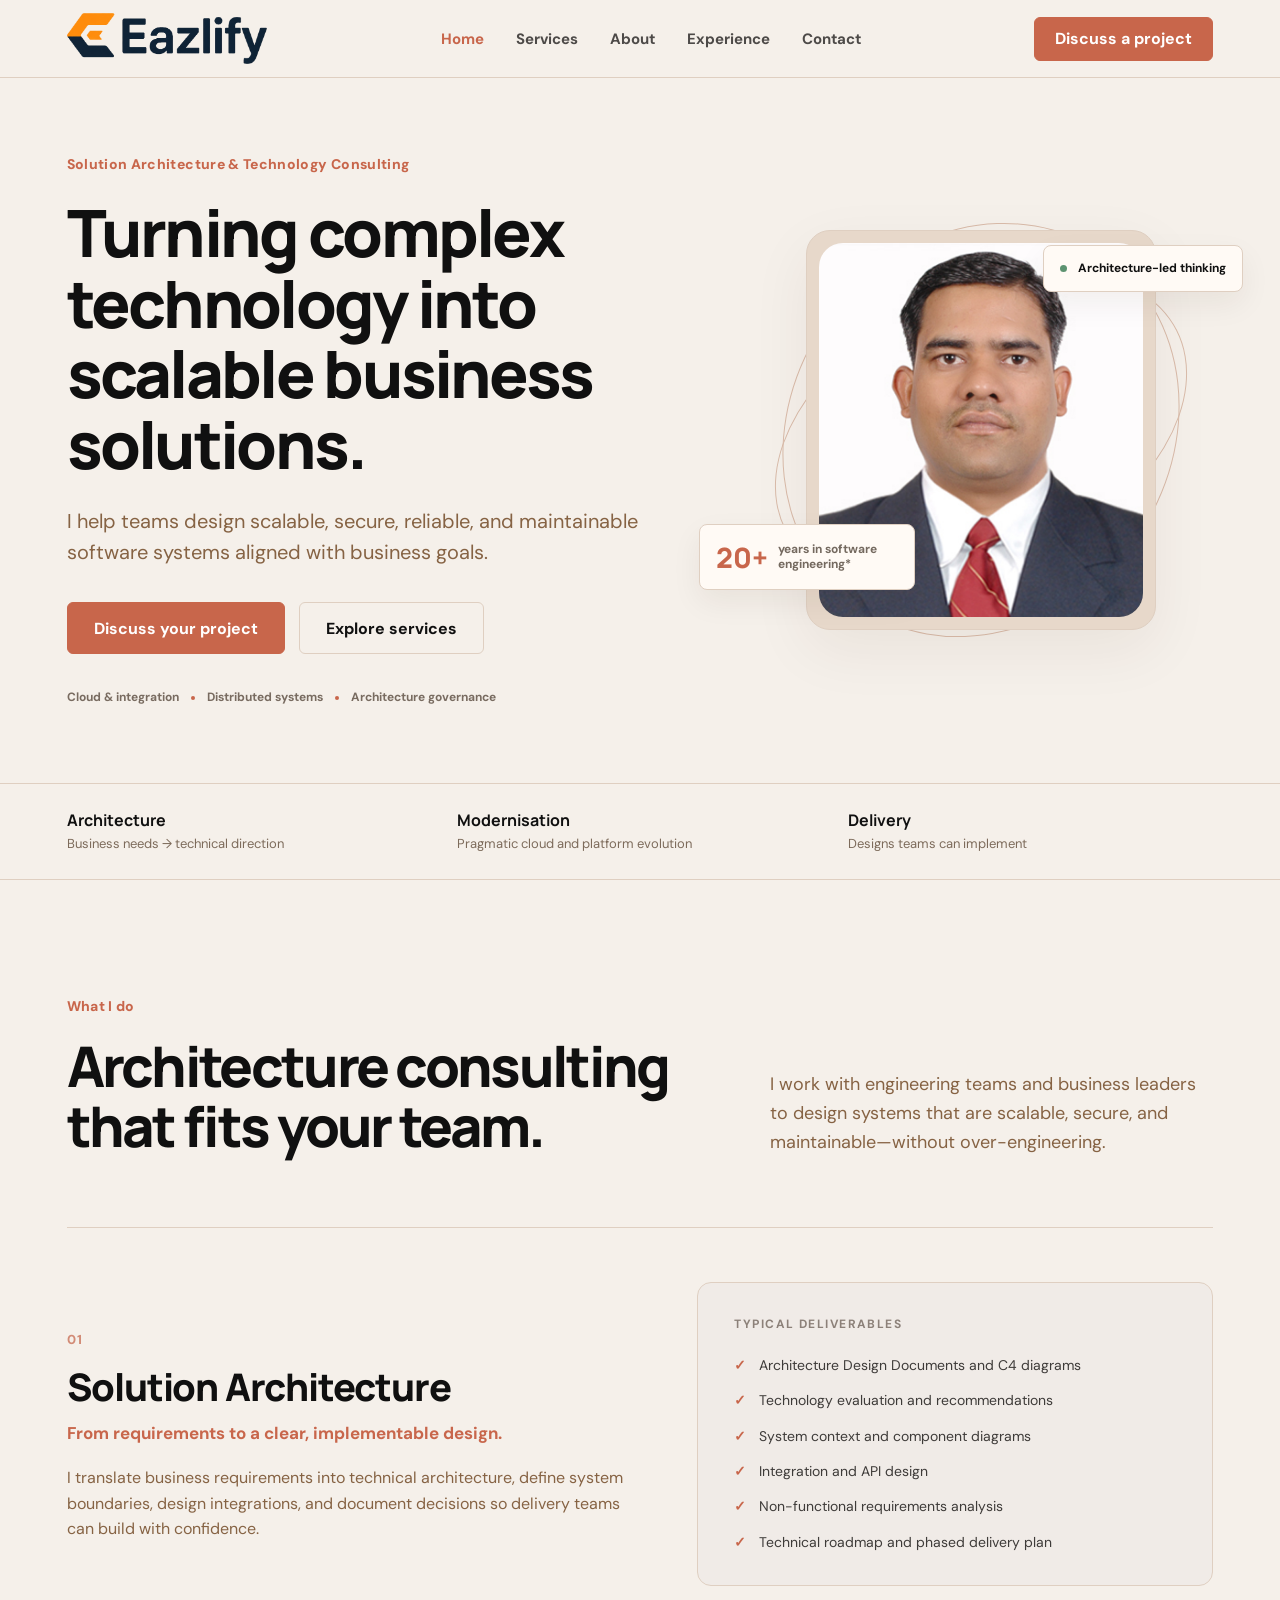
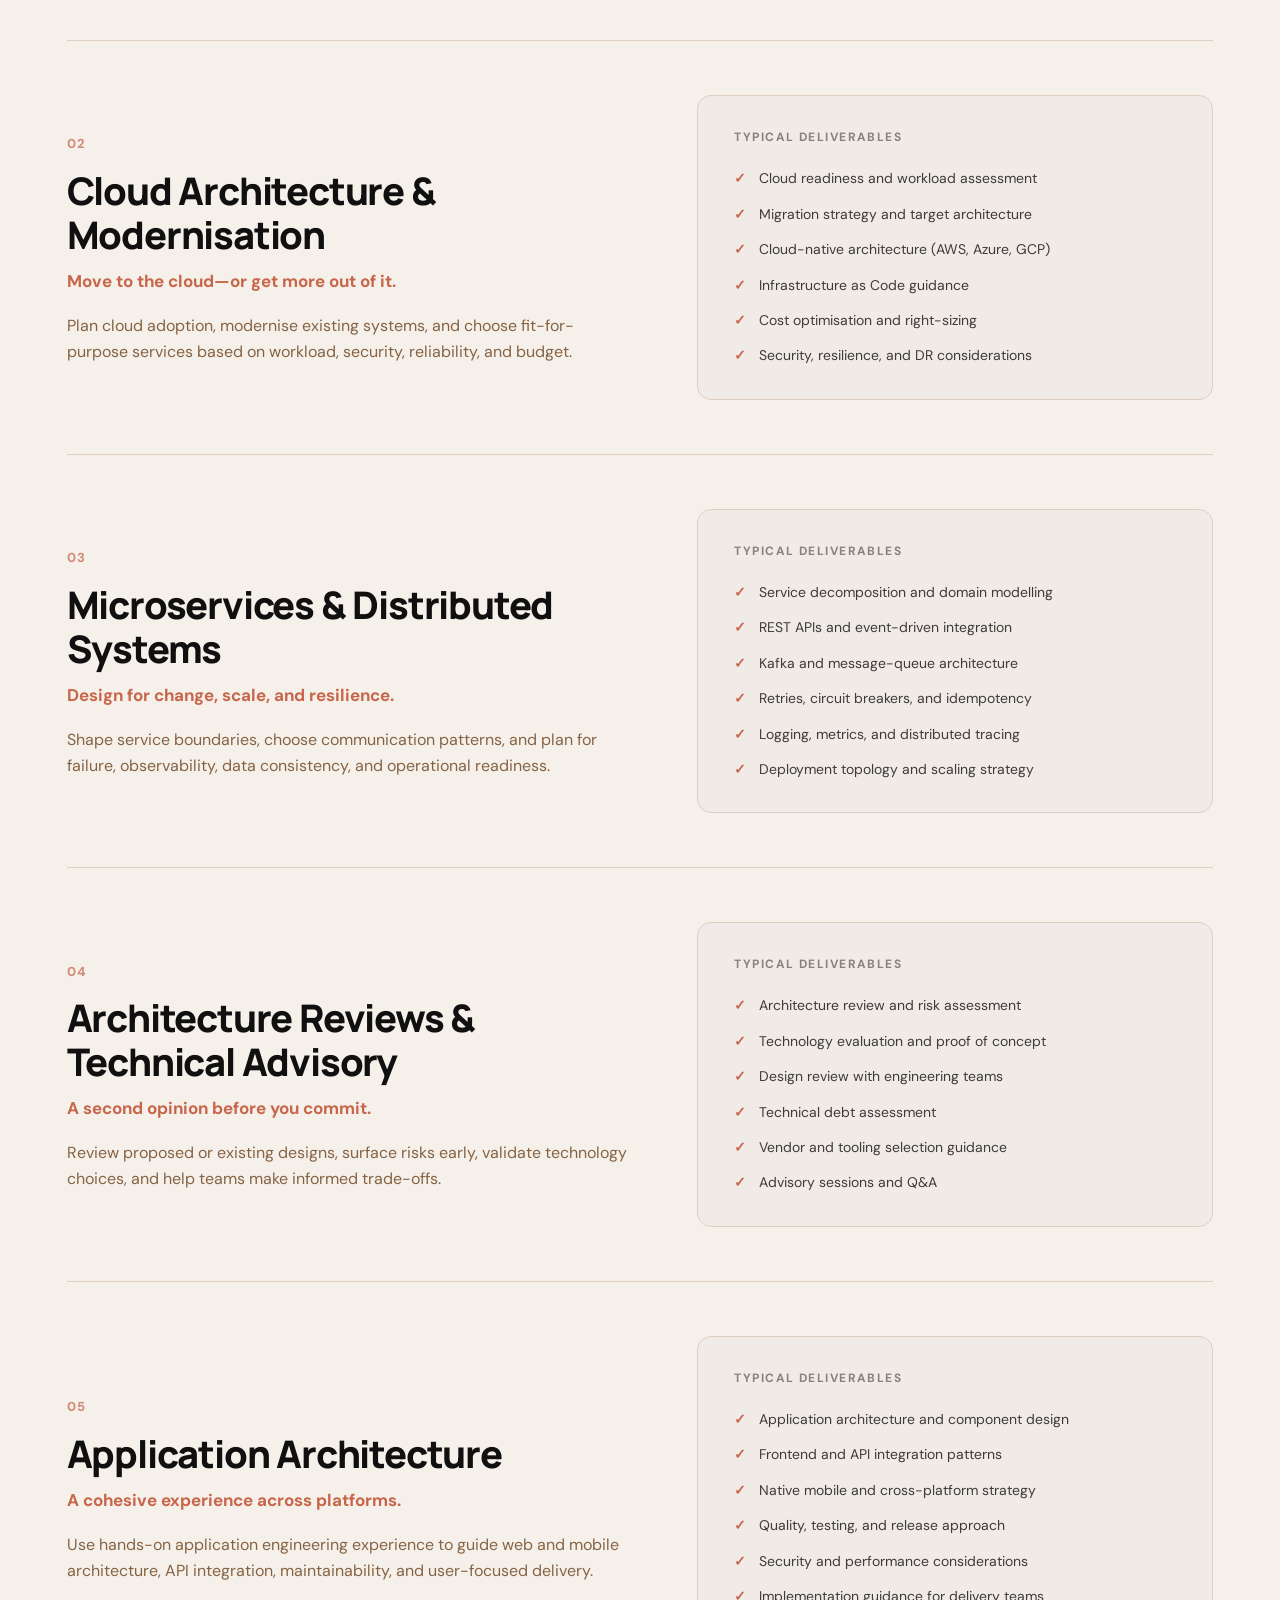
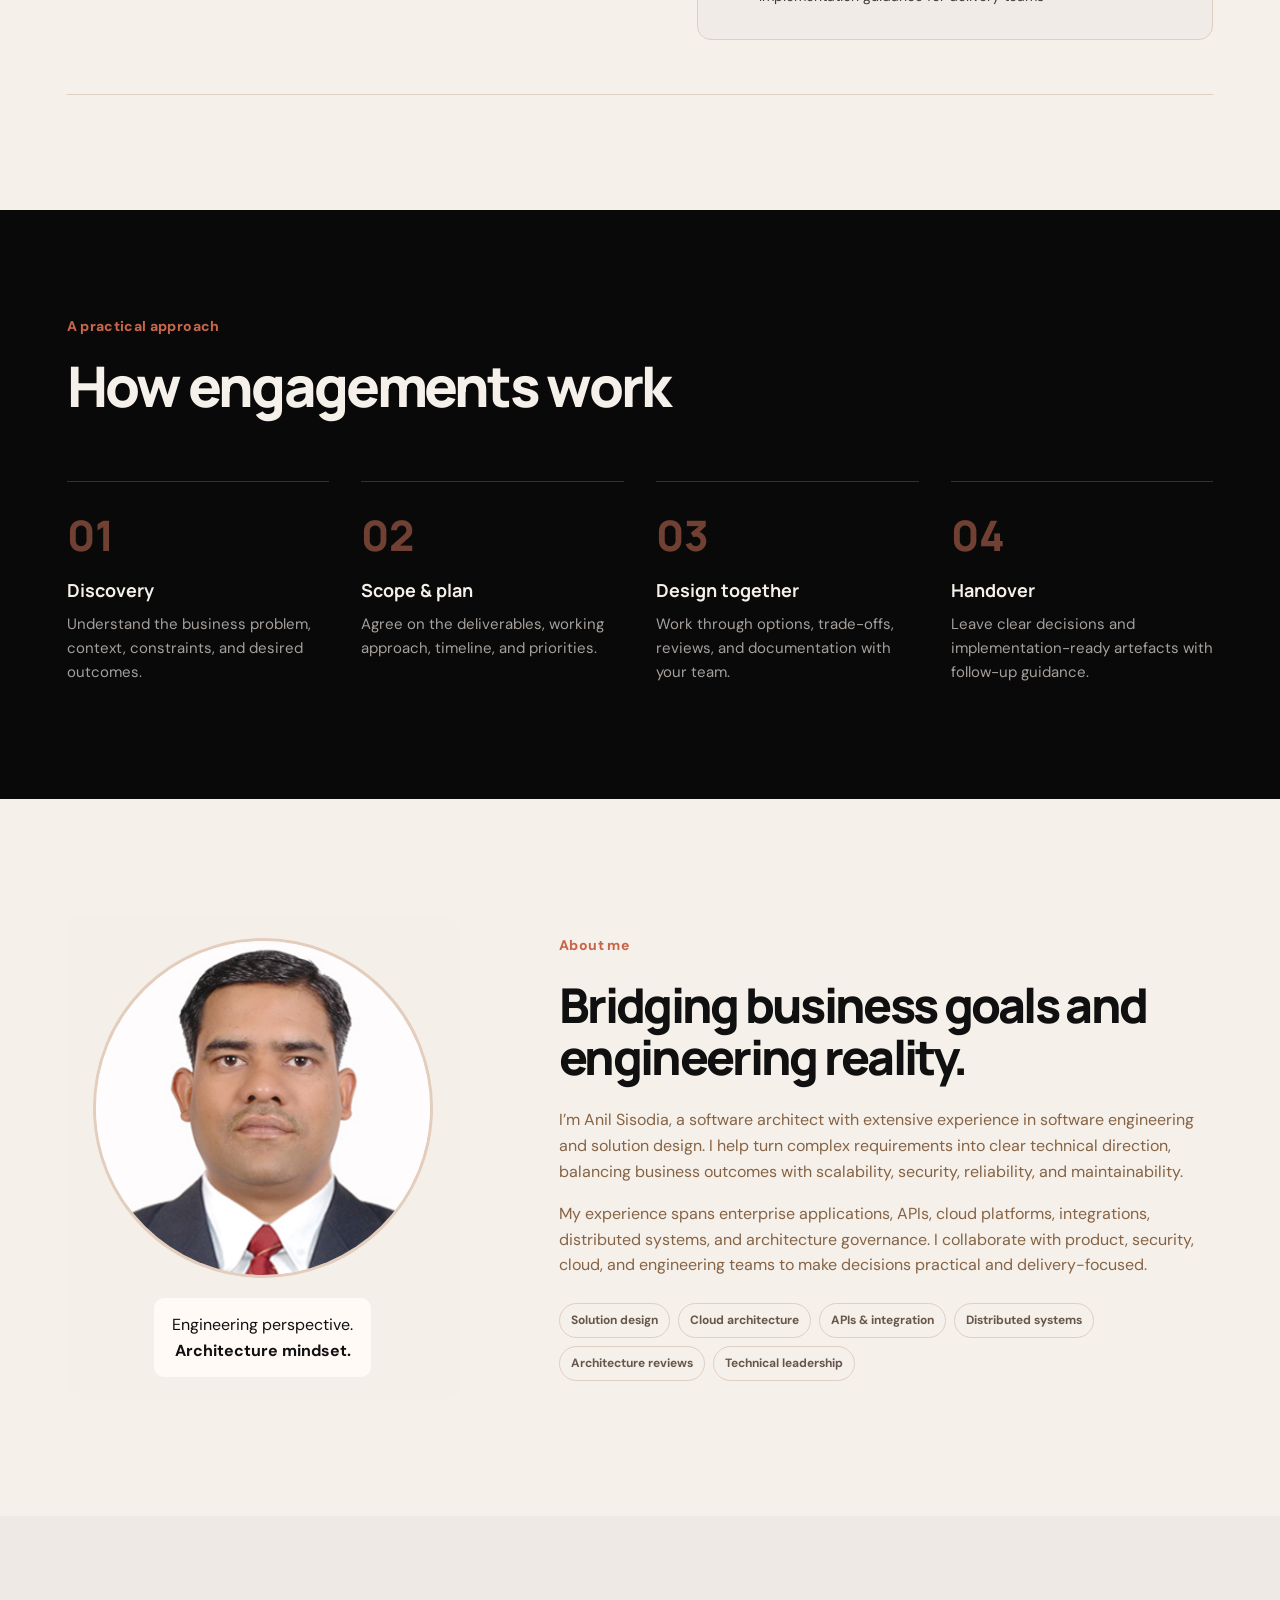
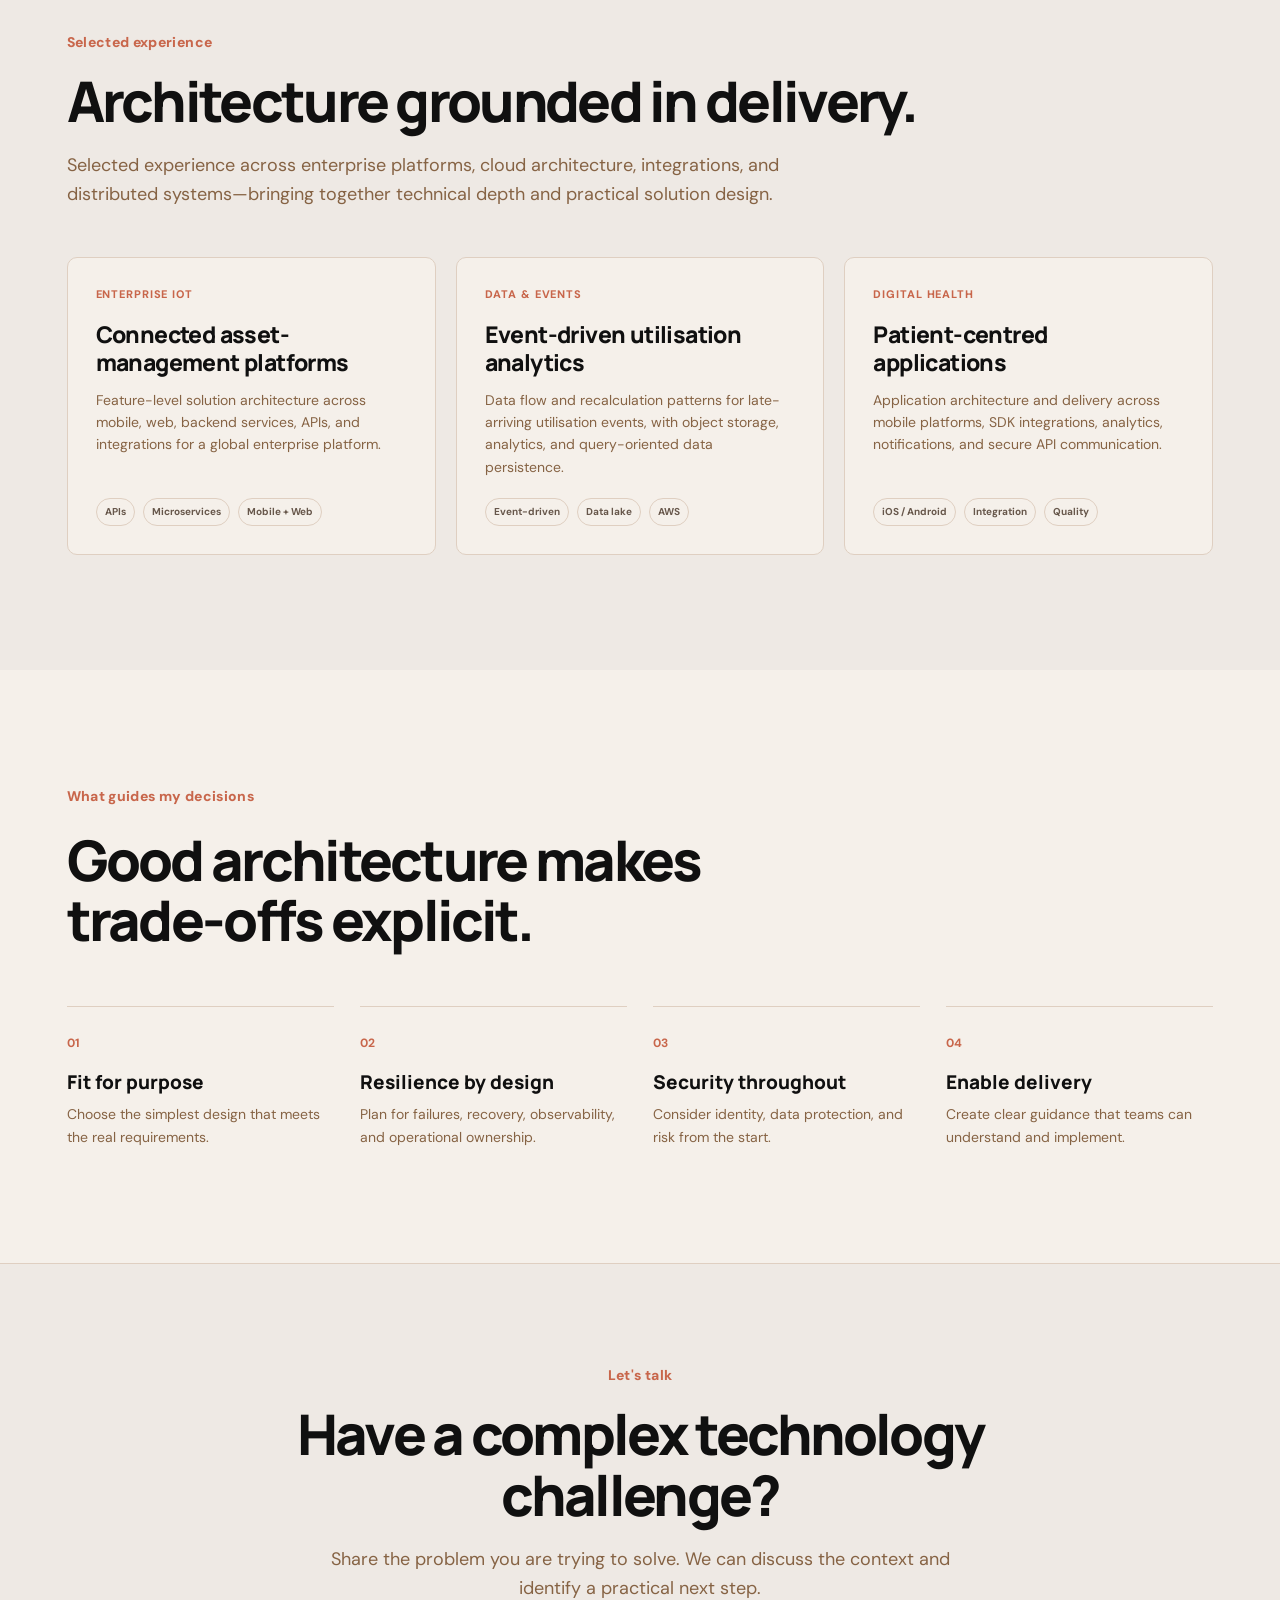
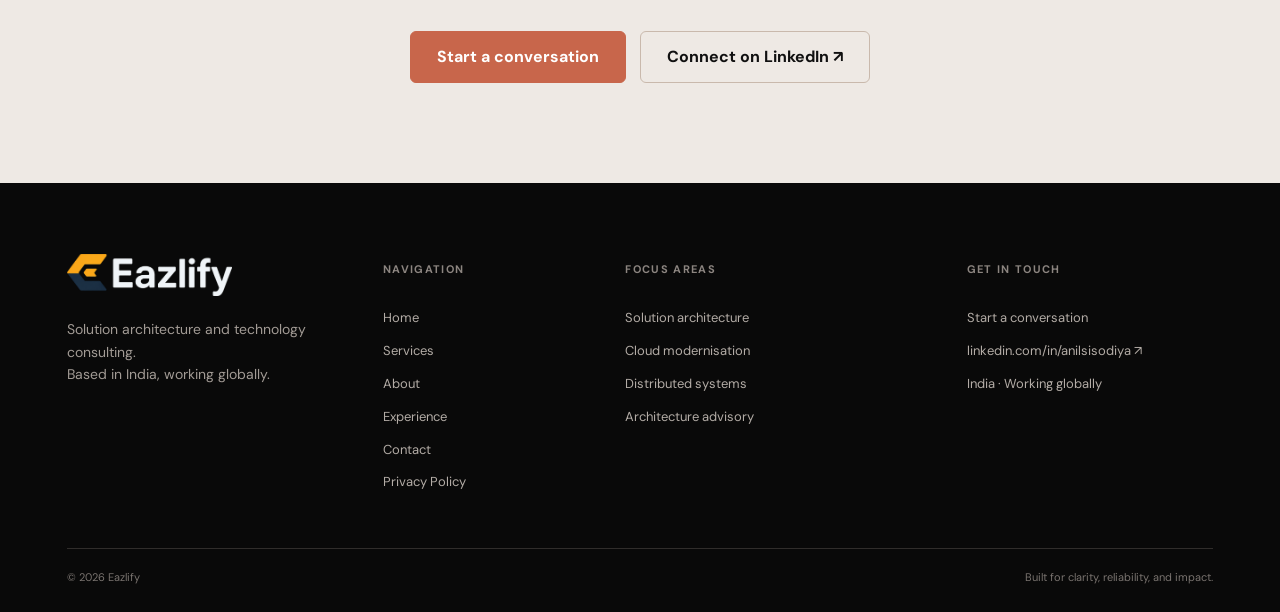
<file: index.html>
<!DOCTYPE html>
<html lang="en">

<head>

  <title>Eazlify | Solution Architecture &amp; Technology Consulting</title>

  <meta name="description"
    content="Explore solution architecture, cloud solutions, API integration, and scalable enterprise systems. Connect with Eazlify to discuss your technology challenges.">

  <meta property="og:title" content="Eazlify | Solution Architecture &amp; Technology Consulting">

  <meta property="og:description"
    content="Practical solution architecture for scalable, secure, and reliable enterprise systems.">

  <meta property="og:url" content="https://www.eazlify.com/">

  <meta property="og:type" content="website">

  <link rel="canonical" href="https://www.eazlify.com/">
  <link rel="icon" href="/assets/favicon.png">

  <meta charset="UTF-8">
  <meta name="viewport" content="width=device-width, initial-scale=1.0">

  <title>Eazlify | Solution Architecture &amp; Technology Consulting</title>

  <meta name="description"
    content="Explore solution architecture, cloud solutions, API integration, and scalable enterprise systems. Connect with Eazlify to discuss your technology challenges.">

  <link rel="preconnect" href="https://fonts.googleapis.com">
  <link rel="preconnect" href="https://fonts.gstatic.com" crossorigin>

  <link
    href="https://fonts.googleapis.com/css2?family=DM+Sans:wght@400;500;600;700&family=Manrope:wght@400;500;600;700;800&display=swap"
    rel="stylesheet">

  <link rel="stylesheet" href="styles.css">
</head>

<body>
  <header class="site-header">
    <a class="brand" href="#home" aria-label="Eazlify home">
      <img src="assets/logo-horizontal-light-transparent.png" alt="Eazlify" class="brand-logo">
    </a>
    <button class="menu-toggle" aria-label="Toggle navigation" aria-expanded="false">☰</button>
    <nav class="nav-links" aria-label="Main navigation">
      <a class="active" href="#home">Home</a><a href="#services">Services</a><a href="#about">About</a><a
        href="#experience">Experience</a><a href="#contact">Contact</a>
    </nav>
    <a class="button button-small header-cta" href="#contact">Discuss a project</a>
  </header>

  <main>
    <section class="hero section-wrap" id="home">
      <div class="hero-copy">
        <p class="eyebrow">Solution Architecture &amp; Technology Consulting</p>
        <h1>Turning complex technology into <span>scalable business solutions.</span></h1>
        <p class="hero-lead">I help teams design scalable, secure, reliable, and maintainable software systems aligned
          with business goals.</p>
        <div class="hero-actions"><a class="button" href="#contact">Discuss your project</a><a
            class="button button-outline" href="#services">Explore services</a></div>
        <div class="hero-proof"><span>Cloud &amp; integration</span><i></i><span>Distributed
            systems</span><i></i><span>Architecture governance</span></div>
      </div>
      <div class="hero-visual">
        <div class="orbit orbit-one"></div>
        <div class="orbit orbit-two"></div>
        <div class="portrait-frame">
          <img src="assets/anil_profile_pic.jpg" alt="Anil Sisodia — Solution Architect" class="profile-photo">
        </div>
        <div class="floating-card card-top"><span class="status-dot"></span> Architecture-led thinking</div>
        <div class="floating-card card-bottom"><b>20+</b><span>years in software engineering*</span></div>
      </div>
    </section>

    <section class="trust-strip">
      <div><strong>Architecture</strong><span>Business needs → technical direction</span></div>
      <div><strong>Modernisation</strong><span>Pragmatic cloud and platform evolution</span></div>
      <div><strong>Delivery</strong><span>Designs teams can implement</span></div>
    </section>

    <section class="section section-wrap" id="services">
      <div class="section-heading">
        <div>
          <p class="eyebrow">What I do</p>
          <h2>Architecture consulting<br>that fits your team.</h2>
        </div>
        <p>I work with engineering teams and business leaders to design systems that are scalable, secure, and
          maintainable—without over-engineering.</p>
      </div>
      <div class="service-list">
        <article class="service-row">
          <div class="service-main"><span class="number">01</span>
            <h3>Solution Architecture</h3>
            <p class="service-tagline">From requirements to a clear, implementable design.</p>
            <p>I translate business requirements into technical architecture, define system boundaries, design
              integrations, and document decisions so delivery teams can build with confidence.</p>
          </div>
          <div class="deliverables">
            <h4>Typical deliverables</h4>
            <ul>
              <li>Architecture Design Documents and C4 diagrams</li>
              <li>Technology evaluation and recommendations</li>
              <li>System context and component diagrams</li>
              <li>Integration and API design</li>
              <li>Non-functional requirements analysis</li>
              <li>Technical roadmap and phased delivery plan</li>
            </ul>
          </div>
        </article>
        <article class="service-row">
          <div class="service-main"><span class="number">02</span>
            <h3>Cloud Architecture &amp; Modernisation</h3>
            <p class="service-tagline">Move to the cloud—or get more out of it.</p>
            <p>Plan cloud adoption, modernise existing systems, and choose fit-for-purpose services based on workload,
              security, reliability, and budget.</p>
          </div>
          <div class="deliverables">
            <h4>Typical deliverables</h4>
            <ul>
              <li>Cloud readiness and workload assessment</li>
              <li>Migration strategy and target architecture</li>
              <li>Cloud-native architecture (AWS, Azure, GCP)</li>
              <li>Infrastructure as Code guidance</li>
              <li>Cost optimisation and right-sizing</li>
              <li>Security, resilience, and DR considerations</li>
            </ul>
          </div>
        </article>
        <article class="service-row">
          <div class="service-main"><span class="number">03</span>
            <h3>Microservices &amp; Distributed Systems</h3>
            <p class="service-tagline">Design for change, scale, and resilience.</p>
            <p>Shape service boundaries, choose communication patterns, and plan for failure, observability, data
              consistency, and operational readiness.</p>
          </div>
          <div class="deliverables">
            <h4>Typical deliverables</h4>
            <ul>
              <li>Service decomposition and domain modelling</li>
              <li>REST APIs and event-driven integration</li>
              <li>Kafka and message-queue architecture</li>
              <li>Retries, circuit breakers, and idempotency</li>
              <li>Logging, metrics, and distributed tracing</li>
              <li>Deployment topology and scaling strategy</li>
            </ul>
          </div>
        </article>
        <article class="service-row">
          <div class="service-main"><span class="number">04</span>
            <h3>Architecture Reviews &amp; Technical Advisory</h3>
            <p class="service-tagline">A second opinion before you commit.</p>
            <p>Review proposed or existing designs, surface risks early, validate technology choices, and help teams
              make informed trade-offs.</p>
          </div>
          <div class="deliverables">
            <h4>Typical deliverables</h4>
            <ul>
              <li>Architecture review and risk assessment</li>
              <li>Technology evaluation and proof of concept</li>
              <li>Design review with engineering teams</li>
              <li>Technical debt assessment</li>
              <li>Vendor and tooling selection guidance</li>
              <li>Advisory sessions and Q&amp;A</li>
            </ul>
          </div>
        </article>
        <article class="service-row">
          <div class="service-main"><span class="number">05</span>
            <h3>Application Architecture</h3>
            <p class="service-tagline">A cohesive experience across platforms.</p>
            <p>Use hands-on application engineering experience to guide web and mobile architecture, API integration,
              maintainability, and user-focused delivery.</p>
          </div>
          <div class="deliverables">
            <h4>Typical deliverables</h4>
            <ul>
              <li>Application architecture and component design</li>
              <li>Frontend and API integration patterns</li>
              <li>Native mobile and cross-platform strategy</li>
              <li>Quality, testing, and release approach</li>
              <li>Security and performance considerations</li>
              <li>Implementation guidance for delivery teams</li>
            </ul>
          </div>
        </article>
      </div>
    </section>

    <section class="process-section">
      <div class="section-wrap">
        <p class="eyebrow">A practical approach</p>
        <h2>How engagements work</h2>
        <div class="process-grid">
          <article><span>01</span>
            <h3>Discovery</h3>
            <p>Understand the business problem, context, constraints, and desired outcomes.</p>
          </article>
          <article><span>02</span>
            <h3>Scope &amp; plan</h3>
            <p>Agree on the deliverables, working approach, timeline, and priorities.</p>
          </article>
          <article><span>03</span>
            <h3>Design together</h3>
            <p>Work through options, trade-offs, reviews, and documentation with your team.</p>
          </article>
          <article><span>04</span>
            <h3>Handover</h3>
            <p>Leave clear decisions and implementation-ready artefacts with follow-up guidance.</p>
          </article>
        </div>
      </div>
    </section>

    <section class="section section-wrap about-section" id="about">
      <div class="about-visual">
        <img src="assets/anil_profile_pic.jpg" alt="Anil Sisodia — Solution Architect" class="about-profile-photo">
        <div class="about-caption">
          Engineering perspective.<br>
          <b>Architecture mindset.</b>
        </div>
      </div>

      <div class="about-copy">
        <p class="eyebrow">About me</p>
        <h2>Bridging business goals and engineering reality.</h2>
        <p>I’m Anil Sisodia, a software architect with extensive experience in software engineering and solution design.
          I help turn complex requirements into clear technical direction, balancing business outcomes with scalability,
          security, reliability, and maintainability.</p>
        <p>My experience spans enterprise applications, APIs, cloud platforms, integrations, distributed systems, and
          architecture governance. I collaborate with product, security, cloud, and engineering teams to make decisions
          practical and delivery-focused.</p>
        <div class="skill-pills"><span>Solution design</span><span>Cloud architecture</span><span>APIs &amp;
            integration</span><span>Distributed systems</span><span>Architecture reviews</span><span>Technical
            leadership</span></div>
      </div>
    </section>

    <section class="section experience-section" id="experience">
      <div class="section-wrap">
        <p class="eyebrow">Selected experience</p>
        <h2>Architecture grounded in delivery.</h2>
        <p class="section-intro">Selected experience across enterprise platforms, cloud architecture, integrations, and
          distributed systems—bringing together technical depth and practical solution design.</p>
        <div class="experience-grid">
          <article class="experience-card"><span class="card-label">Enterprise IoT</span>
            <h3>Connected asset-management platforms</h3>
            <p>Feature-level solution architecture across mobile, web, backend services, APIs, and integrations for a
              global enterprise platform.</p>
            <div class="tag-row"><span>APIs</span><span>Microservices</span><span>Mobile + Web</span></div>
          </article>
          <article class="experience-card"><span class="card-label">Data &amp; events</span>
            <h3>Event-driven utilisation analytics</h3>
            <p>Data flow and recalculation patterns for late-arriving utilisation events, with object storage,
              analytics, and query-oriented data persistence.</p>
            <div class="tag-row"><span>Event-driven</span><span>Data lake</span><span>AWS</span></div>
          </article>
          <article class="experience-card"><span class="card-label">Digital health</span>
            <h3>Patient-centred applications</h3>
            <p>Application architecture and delivery across mobile platforms, SDK integrations, analytics,
              notifications, and secure API communication.</p>
            <div class="tag-row"><span>iOS / Android</span><span>Integration</span><span>Quality</span></div>
          </article>
        </div>
      </div>
    </section>

    <section class="section section-wrap principles">
      <p class="eyebrow">What guides my decisions</p>
      <h2>Good architecture makes trade-offs explicit.</h2>
      <div class="principle-grid">
        <div><b>01</b>
          <h3>Fit for purpose</h3>
          <p>Choose the simplest design that meets the real requirements.</p>
        </div>
        <div><b>02</b>
          <h3>Resilience by design</h3>
          <p>Plan for failures, recovery, observability, and operational ownership.</p>
        </div>
        <div><b>03</b>
          <h3>Security throughout</h3>
          <p>Consider identity, data protection, and risk from the start.</p>
        </div>
        <div><b>04</b>
          <h3>Enable delivery</h3>
          <p>Create clear guidance that teams can understand and implement.</p>
        </div>
      </div>
    </section>

    <section class="contact-cta" id="contact">
      <div class="section-wrap contact-inner">
        <p class="eyebrow">Let's talk</p>
        <h2>Have a complex technology challenge?</h2>
        <p>Share the problem you are trying to solve. We can discuss the context and identify a practical next step.</p>
        <div class="hero-actions"><a class="button" href="#contact" data-open-contact>Start a conversation</a><a
            class="button button-dark-outline" href="https://www.linkedin.com/in/anilsisodiya/" target="_blank"
            rel="noopener">Connect on LinkedIn ↗</a></div>
      </div>
    </section>
  </main>

  <footer class="footer">
    <div class="footer-grid">
      <div><a class="brand brand-footer" href="#home">
          <img src="assets/logo-horizontal-dark-transparent.png" alt="Eazlify" class="brand-logo">
        </a>
        <p>Solution architecture and technology consulting.<br>Based in India, working globally.</p>
      </div>
      <div>
        <h4>Navigation</h4><a href="#home">Home</a><a href="#services">Services</a><a href="#about">About</a><a
          href="#experience">Experience</a><a href="#contact">Contact</a><a href="privacy.html">Privacy Policy</a>
      </div>
      <div>
        <h4>Focus areas</h4><a href="#services">Solution architecture</a><a href="#services">Cloud modernisation</a><a
          href="#services">Distributed systems</a><a href="#services">Architecture advisory</a>
      </div>
      <div>
        <h4>Get in touch</h4><a href="#contact" data-open-contact>Start a conversation</a><a
          href="https://www.linkedin.com/in/anilsisodiya/" target="_blank" rel="noopener">linkedin.com/in/anilsisodiya
          ↗</a><span>India · Working globally</span>
      </div>

    </div>
    <div class="footer-bottom"><span>© <span id="year"></span> Eazlify</span><span>Built for clarity, reliability,
        and impact.</span></div>
  </footer>

  <!-- Eazlify Contact Modal -->
  <div class="contact-modal" id="contactModal" aria-hidden="true" inert>
    <div class="contact-modal-backdrop" data-close-contact></div>

    <section class="contact-modal-panel" role="dialog" aria-modal="true" aria-labelledby="contactModalTitle">

      <button class="contact-modal-close" type="button" aria-label="Close contact form" data-close-contact>
        &times;
      </button>

      <p class="section-kicker">LET'S CONNECT</p>
      <h2 id="contactModalTitle">Let's talk.</h2>
      <p class="contact-modal-intro">
        Tell me about your project or challenge. I'll get back to you
        within one business day.
      </p>

      <form id="eazlifyContactForm">
        <input type="hidden" name="access_key" value="5b23b5ee-e65a-47df-9580-967ad5c696fe">

        <input type="hidden" name="subject" value="New Eazlify Website Enquiry">

        <input type="hidden" name="from_name" value="Eazlify Website">

        <!-- Honeypot spam protection -->
        <input type="checkbox" name="botcheck" class="contact-honeypot" tabindex="-1" autocomplete="off">

        <div class="contact-form-grid">
          <div class="contact-field">
            <label for="contactName">Name <span>*</span></label>
            <input id="contactName" name="name" type="text" placeholder="Your name" required maxlength="100"
              autocomplete="name">
          </div>

          <div class="contact-field">
            <label for="contactEmail">Email <span>*</span></label>
            <input id="contactEmail" name="email" type="email" placeholder="you@example.com" required maxlength="254"
              autocomplete="email">
          </div>

          <div class="contact-field contact-field-full">
            <label for="contactSubject">Subject</label>
            <input id="contactSubject" name="enquiry_subject" type="text" placeholder="What is this about?"
              maxlength="150">
          </div>

          <div class="contact-field contact-field-full">
            <label for="contactMessage">Message <span>*</span></label>
            <textarea id="contactMessage" name="message" rows="5"
              placeholder="Describe your project, challenge, or question..." required maxlength="5000"></textarea>
          </div>
        </div>
        <p class="contact-privacy-note">
          By submitting this form, you acknowledge that your details
          will be used to respond to your enquiry and processed through
          our form service.
          Read our <a href="privacy.html" target="_blank" rel="noopener noreferrer">Privacy Policy</a>.
        </p>
        <button class="contact-submit-btn" type="submit" id="contactSubmitBtn">
          Send message
        </button>

        <p id="contactFormStatus" class="contact-form-status" role="status" aria-live="polite"></p>
      </form>
    </section>
  </div>
  <script src="script.js"></script>
</body>

</html>
</file>
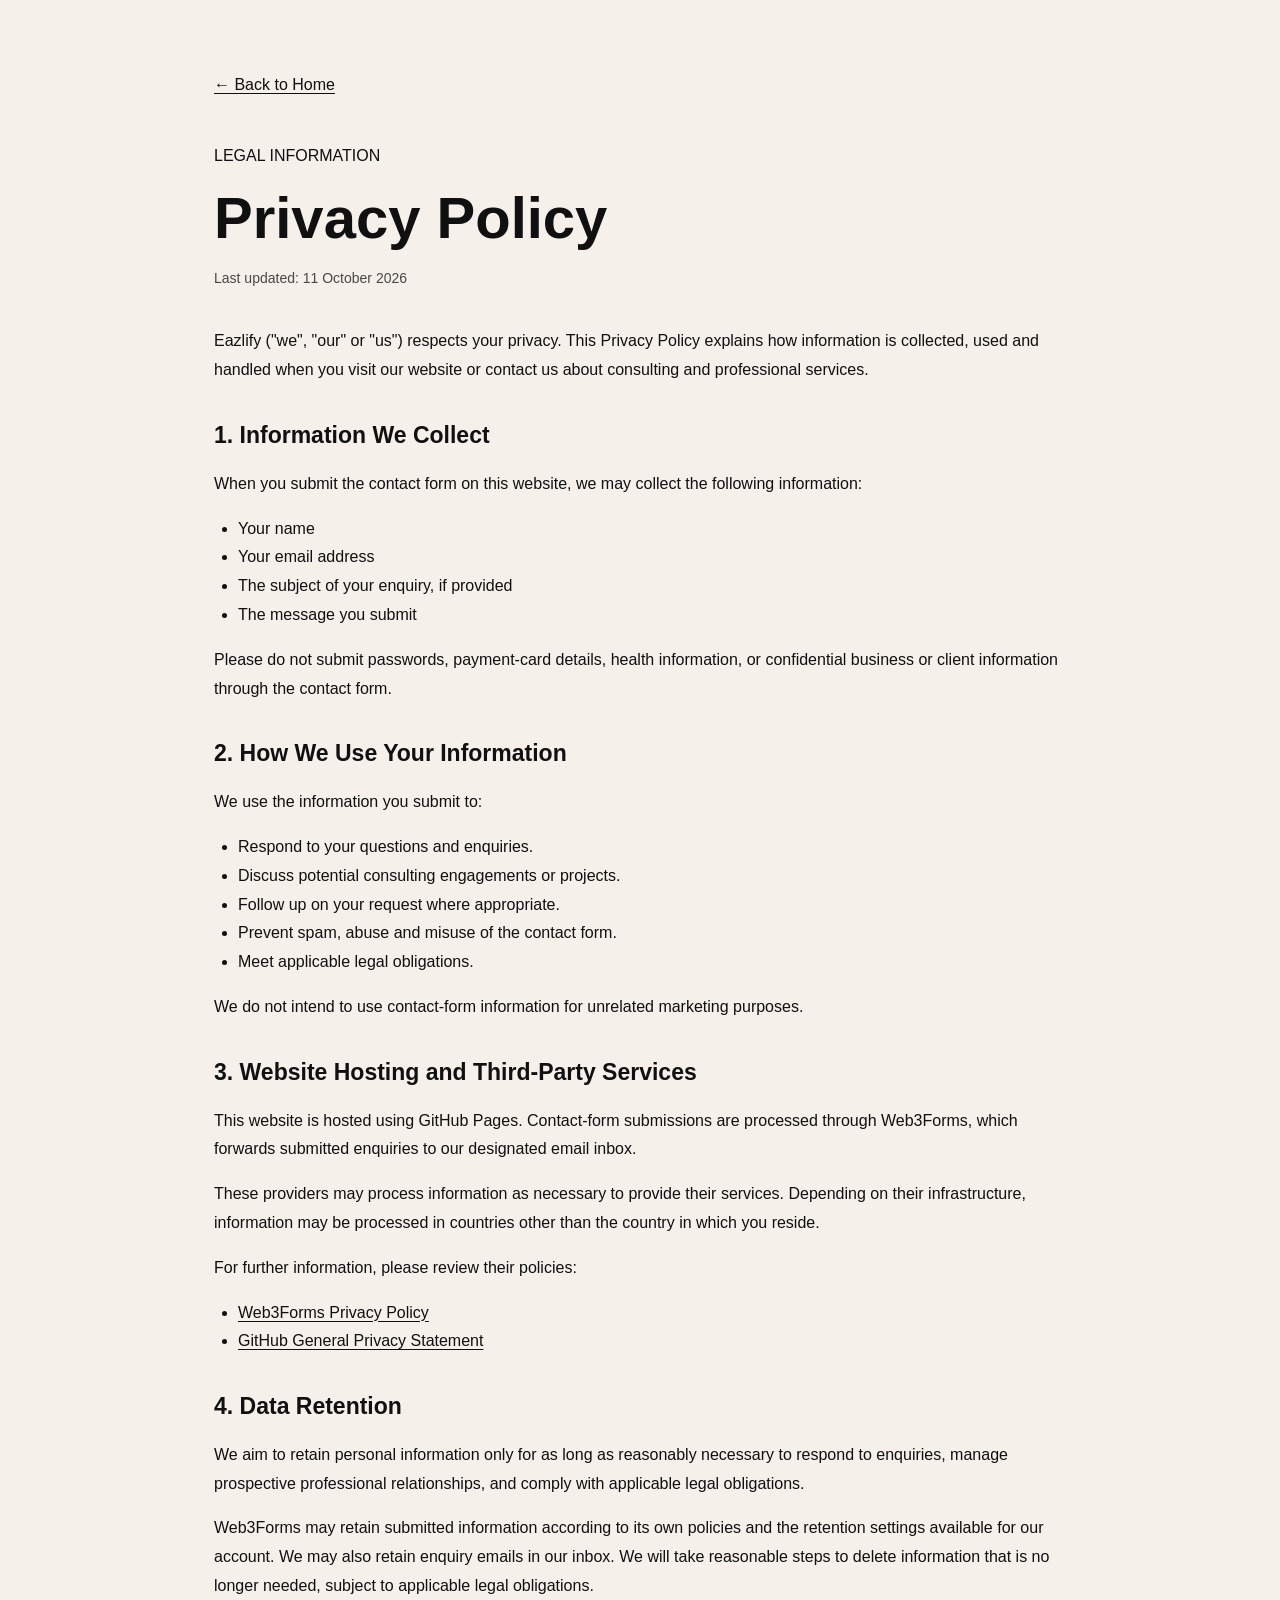
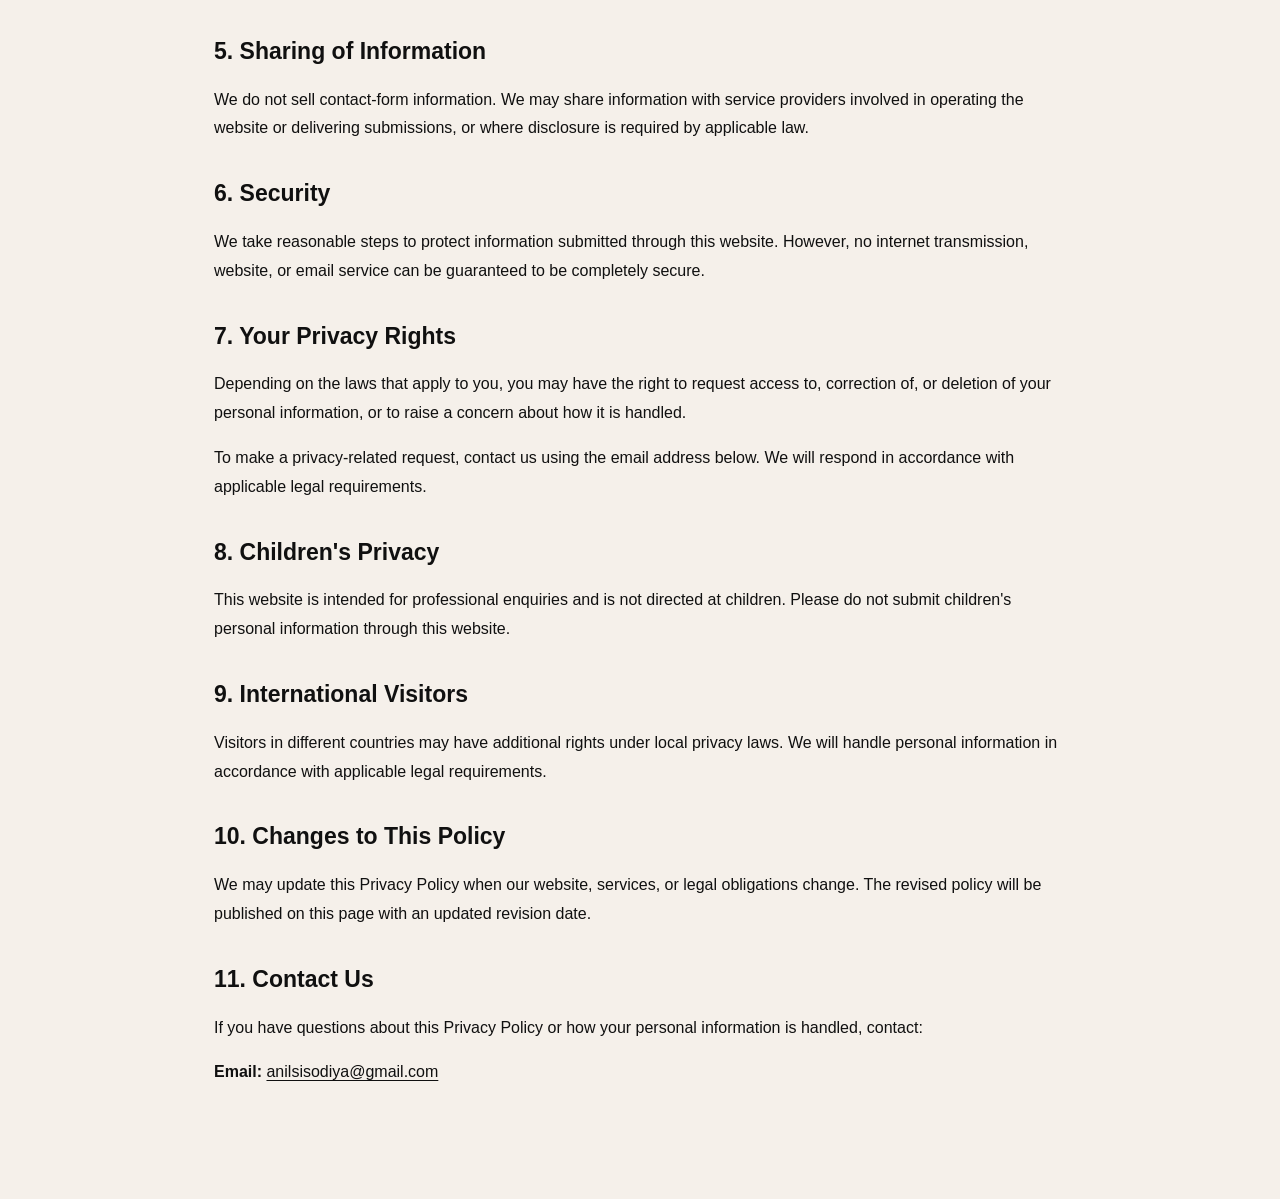
<file: privacy.html>
<!DOCTYPE html>
<html lang="en">
<head>
  <meta charset="UTF-8">
  <meta name="viewport" content="width=device-width, initial-scale=1.0">

  <title>Privacy Policy | Eazlify</title>
  <meta name="description" content="Learn how Eazlify collects, uses, and protects information submitted through its website contact form.">
  <meta name="robots" content="index, follow">

  <link rel="stylesheet" href="styles.css">

  <style>
    .privacy-page {
      max-width: 900px;
      margin: 0 auto;
      padding: 72px 24px 96px;
    }

    .privacy-page h1 {
      margin: 12px 0 16px;
      font-size: clamp(36px, 6vw, 58px);
      line-height: 1.1;
    }

    .privacy-page .privacy-updated {
      margin-bottom: 36px;
      font-size: 14px;
      opacity: 0.75;
    }

    .privacy-page h2 {
      margin: 32px 0 12px;
      font-size: 23px;
    }

    .privacy-page p,
    .privacy-page li {
      font-size: 16px;
      line-height: 1.8;
    }

    .privacy-page ul {
      padding-left: 24px;
    }

    .privacy-page a {
      text-decoration: underline;
      text-underline-offset: 3px;
    }

    .privacy-back {
      display: inline-block;
      margin-bottom: 28px;
    }

    .privacy-contact {
      overflow-wrap: anywhere;
    }
  </style>
</head>

<body>

  <main class="privacy-page">
    <a class="privacy-back" href="index.html">
      &larr; Back to Home
    </a>

    <p class="section-kicker">LEGAL INFORMATION</p>

    <h1>Privacy Policy</h1>

    <p class="privacy-updated">
      Last updated: 11 October 2026
    </p>

    <p>
      Eazlify ("we", "our" or "us") respects your privacy.
      This Privacy Policy explains how information is collected,
      used and handled when you visit our website or contact us
      about consulting and professional services.
    </p>

    <h2>1. Information We Collect</h2>

    <p>
      When you submit the contact form on this website, we may
      collect the following information:
    </p>

    <ul>
      <li>Your name</li>
      <li>Your email address</li>
      <li>The subject of your enquiry, if provided</li>
      <li>The message you submit</li>
    </ul>

    <p>
      Please do not submit passwords, payment-card details,
      health information, or confidential business or client
      information through the contact form.
    </p>

    <h2>2. How We Use Your Information</h2>

    <p>We use the information you submit to:</p>

    <ul>
      <li>Respond to your questions and enquiries.</li>
      <li>Discuss potential consulting engagements or projects.</li>
      <li>Follow up on your request where appropriate.</li>
      <li>Prevent spam, abuse and misuse of the contact form.</li>
      <li>Meet applicable legal obligations.</li>
    </ul>

    <p>
      We do not intend to use contact-form information for
      unrelated marketing purposes.
    </p>

    <h2>3. Website Hosting and Third-Party Services</h2>

    <p>
      This website is hosted using GitHub Pages. Contact-form
      submissions are processed through Web3Forms, which forwards
      submitted enquiries to our designated email inbox.
    </p>

    <p>
      These providers may process information as necessary to
      provide their services. Depending on their infrastructure,
      information may be processed in countries other than the
      country in which you reside.
    </p>

    <p>For further information, please review their policies:</p>

    <ul>
      <li>
        <a href="https://web3forms.com/privacy"
           target="_blank" rel="noopener noreferrer">
          Web3Forms Privacy Policy
        </a>
      </li>
      <li>
        <a href="https://docs.github.com/en/site-policy/privacy-policies/github-general-privacy-statement"
           target="_blank" rel="noopener noreferrer">
          GitHub General Privacy Statement
        </a>
      </li>
    </ul>

    <h2>4. Data Retention</h2>

    <p>
      We aim to retain personal information only for as long as
      reasonably necessary to respond to enquiries, manage
      prospective professional relationships, and comply with
      applicable legal obligations.
    </p>

    <p>
      Web3Forms may retain submitted information according to its
      own policies and the retention settings available for our
      account. We may also retain enquiry emails in our inbox.
      We will take reasonable steps to delete information that
      is no longer needed, subject to applicable legal obligations.
    </p>

    <h2>5. Sharing of Information</h2>

    <p>
      We do not sell contact-form information. We may share
      information with service providers involved in operating
      the website or delivering submissions, or where disclosure
      is required by applicable law.
    </p>

    <h2>6. Security</h2>

    <p>
      We take reasonable steps to protect information submitted
      through this website. However, no internet transmission,
      website, or email service can be guaranteed to be completely
      secure.
    </p>

    <h2>7. Your Privacy Rights</h2>

    <p>
      Depending on the laws that apply to you, you may have the
      right to request access to, correction of, or deletion of
      your personal information, or to raise a concern about
      how it is handled.
    </p>

    <p>
      To make a privacy-related request, contact us using the
      email address below. We will respond in accordance with
      applicable legal requirements.
    </p>

    <h2>8. Children's Privacy</h2>

    <p>
      This website is intended for professional enquiries and
      is not directed at children. Please do not submit children's
      personal information through this website.
    </p>

    <h2>9. International Visitors</h2>

    <p>
      Visitors in different countries may have additional rights
      under local privacy laws. We will handle personal information
      in accordance with applicable legal requirements.
    </p>

    <h2>10. Changes to This Policy</h2>

    <p>
      We may update this Privacy Policy when our website,
      services, or legal obligations change. The revised policy
      will be published on this page with an updated revision date.
    </p>

    <h2>11. Contact Us</h2>

    <p>
      If you have questions about this Privacy Policy or how your
      personal information is handled, contact:
    </p>

    <p class="privacy-contact">
      <strong>Email:</strong>
      <a href="mailto:anilsisodiya@gmail.com">
        anilsisodiya@gmail.com
      </a>
    </p>
  </main>

</body>
</html>
</file>
<file: styles.css>
:root {
    --paper: #f5f0ea;
    --paper2: #eee8e2;
    --ink: #101010;
    --navy: #172c3c;
    --accent: #c8664b;
    --accent-dark: #b7553b;
    --muted: #866344;
    --line: #dfcfc1;
    --dark: #090909;
    --white: #fff;
    --max: 1260px
}

* {
    box-sizing: border-box
}

html {
    scroll-behavior: smooth;
    scroll-padding-top: 90px
}

body {
    margin: 0;
    background: var(--paper);
    color: var(--ink);
    font-family: "DM Sans", sans-serif;
    line-height: 1.6
}

a {
    color: inherit;
    text-decoration: none
}

.site-header {
    height: 78px;
    border-bottom: 1px solid var(--line);
    display: flex;
    align-items: center;
    justify-content: space-between;
    padding: 0 max(5.2vw, 24px);
    gap: 28px;
    background: rgba(245, 240, 234, .96);
    position: sticky;
    top: 0;
    z-index: 20
}

.brand {
    display: inline-flex;
    align-items: center;
    gap: 9px;
    font-family: Manrope, sans-serif;
    font-weight: 800;
    font-size: 29px;
    letter-spacing: -1.5px;
    color: var(--navy);
    white-space: nowrap
}

.brand-light {
    font-weight: 500
}

.brand-mark {
    display: grid;
    place-items: center;
    width: 37px;
    height: 36px;
    background: #f58b13;
    color: #172c3c;
    clip-path: polygon(35% 0, 100% 0, 74% 36%, 47% 36%, 34% 50%, 48% 64%, 75% 64%, 100% 100%, 35% 100%, 0 50%);
    font-size: 0
}

.nav-links {
    display: flex;
    align-items: center;
    gap: 32px;
    font-size: 15px;
    font-weight: 700;
    color: #4d4a48
}

.nav-links a {
    transition: color .2s
}

.nav-links a:hover,
.nav-links a.active {
    color: var(--accent)
}

.button {
    display: inline-flex;
    align-items: center;
    justify-content: center;
    min-height: 52px;
    padding: 0 26px;
    border: 1px solid var(--accent);
    border-radius: 6px;
    background: var(--accent);
    color: #fff;
    font-weight: 700;
    transition: transform .2s, background .2s;
    gap: 8px
}

.button:hover {
    background: var(--accent-dark);
    transform: translateY(-2px)
}

.button-small {
    min-height: 44px;
    padding: 0 20px
}

.button-outline {
    background: transparent;
    color: var(--ink);
    border-color: var(--line)
}

.button-outline:hover {
    background: var(--paper2);
    color: var(--ink)
}

.menu-toggle {
    display: none;
    border: 0;
    background: none;
    font-size: 25px
}

.section-wrap {
    max-width: var(--max);
    width: calc(100% - 10.4vw);
    margin: 0 auto
}

.hero {
    min-height: 660px;
    display: grid;
    grid-template-columns: 1.15fr .85fr;
    align-items: center;
    gap: 55px;
    padding-top: 75px;
    padding-bottom: 75px
}

.eyebrow {
    font-size: 14px;
    font-weight: 800;
    letter-spacing: .025em;
    color: var(--accent);
    margin: 0 0 22px
}

.hero h1,
.section h2,
.section-heading h2,
.process-section h2,
.experience-section h2,
.contact-inner h2 {
    font-family: Manrope, sans-serif;
    font-weight: 800;
    letter-spacing: -2.7px;
    line-height: 1.08;
    margin: 0
}

.hero h1 {
    font-size: clamp(43px, 5.1vw, 70px);
    max-width: 790px
}

.hero h1 span {
    display: block
}

.hero-lead {
    font-size: 20px;
    line-height: 1.55;
    color: var(--muted);
    max-width: 650px;
    margin: 27px 0 34px
}

.hero-actions {
    display: flex;
    gap: 14px;
    flex-wrap: wrap
}

.hero-proof {
    display: flex;
    align-items: center;
    gap: 12px;
    flex-wrap: wrap;
    margin-top: 34px;
    font-size: 12px;
    font-weight: 700;
    color: #786b60
}

.hero-proof i {
    height: 4px;
    width: 4px;
    background: var(--accent);
    border-radius: 50%
}

.hero-visual {
    min-height: 440px;
    position: relative;
    display: grid;
    place-items: center
}

.portrait-frame {
    width: min(330px, 78%);
    height: 390px;
    border-radius: 170px 170px 16px 16px;
    background: #e7d8ca;
    border: 1px solid var(--line);
    padding: 12px;
    position: relative;
    z-index: 2;
    box-shadow: 0 20px 60px #3b261110
}

.portrait-placeholder {
    height: 100%;
    border-radius: 160px 160px 10px 10px;
    background: linear-gradient(145deg, #dfc8b4, #f2e6dc);
    display: flex;
    flex-direction: column;
    align-items: center;
    justify-content: center;
    color: var(--navy);
    gap: 5px;
    overflow: hidden
}

.portrait-placeholder span {
    font: 800 86px Manrope, sans-serif;
    letter-spacing: -6px
}

.portrait-placeholder small {
    font-size: 12px;
    color: #846b58
}

.orbit {
    position: absolute;
    border: 1px solid #d9bba9;
    border-radius: 50%;
    transform: rotate(-27deg)
}

.orbit-one {
    width: 440px;
    height: 280px
}

.orbit-two {
    width: 380px;
    height: 430px;
    transform: rotate(35deg)
}

.floating-card {
    position: absolute;
    z-index: 3;
    background: #fffaf5;
    border: 1px solid var(--line);
    box-shadow: 0 12px 30px #2c1a1010;
    border-radius: 8px;
    padding: 13px 16px;
    font-size: 12px;
    font-weight: 700
}

/* Keep the floating cards from covering too much of the photo */
.card-top {
    top: 35px;
    right: -30px;
}

.status-dot {
    display: inline-block;
    width: 7px;
    height: 7px;
    border-radius: 50%;
    background: #5c9270;
    margin-right: 8px
}

.card-bottom {
    left: -4px;
    bottom: 48px;
    display: flex;
    align-items: center;
    gap: 10px
}

.card-bottom b {
    font: 800 28px Manrope;
    color: var(--accent)
}

.card-bottom span {
    max-width: 120px;
    line-height: 1.3;
    color: #74695f
}

.photo-note {
    position: absolute;
    bottom: 0;
    right: 0;
    font-size: 10px;
    color: #8e7e70
}

.trust-strip {
    border-top: 1px solid var(--line);
    border-bottom: 1px solid var(--line);
    display: grid;
    grid-template-columns: repeat(3, 1fr);
    padding: 25px max(5.2vw, 24px);
    gap: 25px
}

.trust-strip div {
    display: flex;
    flex-direction: column;
    gap: 3px
}

.trust-strip strong {
    font: 700 16px Manrope
}

.trust-strip span {
    font-size: 13px;
    color: #7d6b5b
}

.section {
    padding-top: 115px;
    padding-bottom: 115px
}

.section-heading {
    display: grid;
    grid-template-columns: 1fr .7fr;
    gap: 70px;
    align-items: end;
    margin-bottom: 70px
}

.section-heading .eyebrow {
    margin-bottom: 18px
}

.section-heading h2,
.section h2,
.process-section h2,
.experience-section h2 {
    font-size: clamp(36px, 4.4vw, 56px)
}

.section-heading>p,
.section-intro {
    font-size: 18px;
    color: var(--muted);
    margin: 0;
    max-width: 550px
}

.service-list {
    border-top: 1px solid var(--line)
}

.service-row {
    display: grid;
    grid-template-columns: 1fr .92fr;
    gap: 70px;
    padding: 54px 0;
    border-bottom: 1px solid var(--line);
    align-items: center
}

.number {
    font-size: 13px;
    letter-spacing: .1em;
    font-weight: 800;
    color: #d28b76
}

.service-main h3 {
    font: 800 clamp(27px, 3vw, 38px)/1.16 Manrope, sans-serif;
    letter-spacing: -1.2px;
    margin: 12px 0
}

.service-tagline {
    font-weight: 700;
    color: var(--accent);
    font-size: 17px;
    margin: 0 0 18px
}

.service-main>p:last-child {
    color: var(--muted);
    font-size: 16px;
    max-width: 620px;
    margin: 0
}

.deliverables {
    background: #f0ebe7;
    border: 1px solid var(--line);
    border-radius: 14px;
    padding: 32px 36px
}

.deliverables h4 {
    font-size: 12px;
    text-transform: uppercase;
    letter-spacing: .12em;
    color: #8c8179;
    margin: 0 0 20px
}

.deliverables ul {
    list-style: none;
    margin: 0;
    padding: 0;
    display: grid;
    gap: 13px
}

.deliverables li {
    position: relative;
    padding-left: 25px;
    font-size: 14px;
    color: #3e3b39
}

.deliverables li:before {
    content: "✓";
    position: absolute;
    left: 0;
    color: var(--accent);
    font-weight: 800
}

.process-section {
    background: var(--dark);
    color: #f5f0ea;
    padding: 105px 0 115px
}

.process-section .eyebrow {
    margin-bottom: 18px
}

.process-grid {
    display: grid;
    grid-template-columns: repeat(4, 1fr);
    gap: 32px;
    margin-top: 65px
}

.process-grid article {
    border-top: 1px solid #34302e;
    padding-top: 24px
}

.process-grid article>span {
    font: 800 42px Manrope;
    color: #704032
}

.process-grid h3 {
    font: 700 18px Manrope;
    margin: 14px 0 10px
}

.process-grid p {
    font-size: 15px;
    color: #a6a09c;
    margin: 0
}

.about-section {
    display: grid;
    grid-template-columns: .75fr 1.25fr;
    gap: 100px;
    align-items: center
}

.about-visual {
  display: flex;
  flex-direction: column;
  align-items: center;
  justify-content: center;
  gap: 20px;
  min-height: auto;
  padding: 24px;
  position: relative;
  overflow: hidden;
  border-radius: 20px;
  background: #f5efe9;
}

.about-visual::before,
.about-visual::after {
    content: "";
    position: absolute;
    z-index: 0;
    border: 1px solid #d3b5a2;
    border-radius: 50%;
    pointer-events: none;
}

.about-visual::before {
    width: 340px;
    height: 340px;
}

.about-visual::after {
    width: 250px;
    height: 250px;
}

.about-monogram {
    font: 800 110px Manrope;
    letter-spacing: -9px;
    color: var(--navy);
    z-index: 1
}

.about-caption {
  position: static;
  padding: 14px 18px;
  text-align: center;
  background: #fffaf6;
  border-radius: 10px;
}

.about-copy h2 {
    font-size: clamp(34px, 4vw, 48px);
    margin-bottom: 25px
}

.about-copy>p:not(.eyebrow) {
    font-size: 16px;
    color: var(--muted);
    margin: 0 0 17px
}

.skill-pills,
.tag-row {
    display: flex;
    flex-wrap: wrap;
    gap: 8px;
    margin-top: 25px
}

.skill-pills span,
.tag-row span {
    font-size: 12px;
    font-weight: 700;
    border: 1px solid var(--line);
    border-radius: 99px;
    padding: 7px 11px;
    color: #67574b
}

.experience-section {
    background: #eee9e4
}

.experience-section .eyebrow {
    margin-bottom: 17px
}

.section-intro {
    margin-top: 20px;
    max-width: 720px
}

.experience-grid {
    display: grid;
    grid-template-columns: repeat(3, 1fr);
    gap: 20px;
    margin-top: 48px
}

.experience-card {
    background: var(--paper);
    border: 1px solid var(--line);
    border-radius: 10px;
    padding: 28px;
    min-height: 290px;
    display: flex;
    flex-direction: column;
    align-items: flex-start
}

.card-label {
    font-size: 11px;
    letter-spacing: .08em;
    text-transform: uppercase;
    font-weight: 800;
    color: var(--accent)
}

.experience-card h3 {
    font: 800 23px/1.2 Manrope;
    letter-spacing: -.6px;
    margin: 18px 0 12px
}

.experience-card p {
    font-size: 14px;
    color: var(--muted);
    margin: 0
}

.experience-card .tag-row {
    margin-top: auto;
    padding-top: 20px
}

.tag-row span {
    font-size: 10px;
    padding: 5px 8px
}

.principles h2 {
    max-width: 760px
}

.principle-grid {
    display: grid;
    grid-template-columns: repeat(4, 1fr);
    gap: 26px;
    margin-top: 55px
}

.principle-grid>div {
    border-top: 1px solid var(--line);
    padding-top: 22px
}

.principle-grid b {
    color: var(--accent);
    font-size: 12px
}

.principle-grid h3 {
    font: 800 19px Manrope;
    margin: 15px 0 8px
}

.principle-grid p {
    font-size: 14px;
    color: var(--muted);
    margin: 0
}

.contact-cta {
    background: #eee9e4;
    border-top: 1px solid var(--line);
    text-align: center;
    padding: 100px 0
}

.contact-inner {
    display: flex;
    flex-direction: column;
    align-items: center
}

.contact-inner .eyebrow {
    margin-bottom: 18px
}

.contact-inner h2 {
    font-size: clamp(36px, 4.5vw, 56px);
    max-width: 820px
}

.contact-inner>p:not(.eyebrow) {
    font-size: 18px;
    color: var(--muted);
    max-width: 660px;
    margin: 20px 0 28px
}

.button-dark-outline {
    background: transparent;
    color: var(--ink);
    border-color: #c9b9ac
}

.button-dark-outline:hover {
    background: #e5dcd4;
    color: var(--ink)
}

.footer {
    background: var(--dark);
    color: #f3eee9;
    padding: 70px max(5.2vw, 24px) 25px
}

.footer-grid {
    max-width: var(--max);
    margin: 0 auto;
    display: grid;
    grid-template-columns: 1.1fr .8fr 1.2fr 1fr;
    gap: 45px
}

.brand-footer {
    color: #f5f0ea;
    font-size: 29px
}

.footer-grid p {
    font-size: 14px;
    color: #a29b95;
    max-width: 270px
}

.footer-grid h4 {
    font-size: 11px;
    letter-spacing: .12em;
    text-transform: uppercase;
    color: #8c8580;
    margin: 8px 0 18px
}

.footer-grid>div:not(:first-child) {
    display: flex;
    flex-direction: column;
    align-items: flex-start;
    gap: 12px
}

.footer-grid a:not(.brand),
.footer-grid span {
    font-size: 13px;
    color: #b3aca6
}

.footer-grid a:hover {
    color: #fff
}

.footer-bottom {
    max-width: var(--max);
    margin: 55px auto 0;
    padding-top: 20px;
    border-top: 1px solid #302d2b;
    display: flex;
    justify-content: space-between;
    color: #79736f;
    font-size: 11px
}

@media(max-width:950px) {
    .site-header {
        padding: 0 24px
    }

    .nav-links {
        gap: 17px
    }

    .header-cta {
        display: none
    }

    .hero {
        grid-template-columns: 1fr .7fr;
        gap: 20px
    }

    .hero h1 {
        font-size: clamp(42px, 6vw, 60px)
    }

    .section-wrap {
        width: calc(100% - 48px)
    }

    .service-row {
        gap: 28px
    }

    .about-section {
        gap: 45px
    }

    .footer-grid {
        grid-template-columns: repeat(2, 1fr)
    }
}

@media(max-width:700px) {
    .site-header {
        height: 68px
    }

    .brand {
        font-size: 24px
    }

    .brand-mark {
        width: 30px;
        height: 30px
    }

    .menu-toggle {
        display: block;
        margin-left: auto
    }

    .nav-links {
        display: none;
        position: absolute;
        top: 67px;
        left: 0;
        right: 0;
        background: var(--paper);
        border-bottom: 1px solid var(--line);
        padding: 18px 24px 24px;
        flex-direction: column;
        align-items: flex-start;
        gap: 16px
    }

    .nav-links.open {
        display: flex
    }

    .hero {
        grid-template-columns: 1fr;
        padding-top: 65px;
        padding-bottom: 55px;
        min-height: auto
    }

    .hero h1 {
        font-size: clamp(42px, 11vw, 58px);
        letter-spacing: -2px
    }

    .hero-lead {
        font-size: 17px
    }

    .hero-visual {
        min-height: 390px;
        margin-top: 5px
    }

    .portrait-frame {
        height: 330px;
        width: 260px;
        position: relative;
        overflow: visible;
    }

    .orbit-one {
        width: 330px;
        height: 230px
    }

    .orbit-two {
        height: 350px;
        width: 280px
    }

    .card-top {
        right: 0;
        top: 45px
    }

    .card-bottom {
        left: 0;
        bottom: 35px
    }

    .photo-note {
        bottom: 0
    }

    .trust-strip {
        grid-template-columns: 1fr;
        padding: 22px 24px;
        gap: 17px
    }

    .section {
        padding-top: 75px;
        padding-bottom: 75px
    }

    .section-heading {
        grid-template-columns: 1fr;
        gap: 22px;
        margin-bottom: 42px
    }

    .section-heading h2,
    .section h2,
    .process-section h2,
    .experience-section h2 {
        font-size: 39px;
        letter-spacing: -1.7px
    }

    .service-row {
        grid-template-columns: 1fr;
        gap: 25px;
        padding: 38px 0
    }

    .deliverables {
        padding: 25px 22px
    }

    .process-section {
        padding: 75px 0
    }

    .process-grid {
        grid-template-columns: 1fr 1fr;
        gap: 28px 20px;
        margin-top: 42px
    }

    .process-grid article>span {
        font-size: 34px
    }

    .about-section {
        grid-template-columns: 1fr;
        gap: 35px
    }

    .about-visual {
        min-height: 300px
    }

    .about-monogram {
        font-size: 90px
    }

    .experience-grid {
        grid-template-columns: 1fr
    }

    .experience-card {
        min-height: 245px
    }

    .principle-grid {
        grid-template-columns: 1fr 1fr;
        gap: 25px 18px
    }

    .contact-cta {
        padding: 75px 0
    }

    .contact-inner h2 {
        font-size: 39px;
        letter-spacing: -1.7px
    }

    .footer {
        padding: 55px 24px 22px
    }

    .footer-grid {
        grid-template-columns: 1fr 1fr;
        gap: 35px 20px
    }

    .footer-bottom {
        margin-top: 35px;
        gap: 15px;
        flex-direction: column
    }

    .section-wrap {
        width: calc(100% - 48px)
    }

}

@media(max-width:400px) {
    .hero-actions .button {
        width: 100%
    }

    .process-grid,
    .principle-grid,
    .footer-grid {
        grid-template-columns: 1fr
    }

    .hero-proof {
        gap: 8px;
        font-size: 10px
    }

    .profile-photo {
        width: 100%;
        height: 100%;
        display: block;
        object-fit: cover;
        object-position: center top;
        border-radius: inherit;
    }
}

/* Reduce the hero portrait size */
.portrait-frame {
    width: min(100%, 350px);
    height: 400px;
    margin-inline: auto;
    position: relative;
    overflow: hidden;
    border-radius: 24px;
}

/* Fit the photo inside the frame */
.profile-photo {
    display: block;
    width: 100%;
    height: 100%;
    object-fit: cover;
    object-position: center top;
    border-radius: inherit;
}



.card-bottom {
    bottom: 60px;
    left: -50px;
}

@media (max-width: 768px) {
    .portrait-frame {
        width: min(85vw, 320px);
        height: 425px;
    }

    .card-top {
        top: 10px;
        right: -20px;
    }

    .card-bottom {
        bottom: 25px;
        left: -5px;
    }


    .about-profile-photo {
        display: block;
        width: min(100%, 340px);
        aspect-ratio: 1 / 1;
        height: auto;
        object-fit: cover;
        object-position: center top;
        border-radius: 50%;
        border: 3px solid #e3cdbd;
        margin: 0 auto;
    }


    .about-visual {
        position: relative;
        isolation: isolate;
    }

}

/* Remove decorative circles from About photo */
.about-visual::before,
.about-visual::after {
    display: none !important;
}

/* Keep photo inside rounded frame */
.about-visual {
    overflow: hidden;
    border-radius: 18px;
}

/* Proper photo display */

.about-profile-photo {
  display: block;
  width: min(100%, 340px);
  aspect-ratio: 1 / 1;
  height: auto;
  object-fit: cover;
  object-position: center top;
  border-radius: 50%;
  border: 3px solid #e3cdbd;
  margin: 0 auto;
}


.brand {
  display: inline-flex;
  align-items: center;
  text-decoration: none;
}

.brand-logo {
  display: block;
  width: 200px;
  height:100px;
  object-fit: contain;
  object-position: left center;
}

.brand-footer .brand-logo {
  width: 165px;
  height: 44px;
}

@media (max-width: 768px) {
  .brand-logo {
    width: 145px;
    height: 40px;
  }
}

/* ===== Eazlify contact popup ===== */
.contact-modal {
  position: fixed;
  inset: 0;
  z-index: 9999;
  display: flex;
  align-items: center;
  justify-content: center;
  padding: 24px;
  visibility: hidden;
  opacity: 0;
  pointer-events: none;
  transition: opacity 0.2s ease, visibility 0.2s ease;
}

.contact-modal.is-open {
  visibility: visible;
  opacity: 1;
  pointer-events: auto;
}

.contact-modal-backdrop {
  position: absolute;
  inset: 0;
  background: rgba(15, 25, 35, 0.68);
  backdrop-filter: blur(4px);
}

.contact-modal-panel {
  position: relative;
  z-index: 1;
  width: min(100%, 680px);
  max-height: calc(100vh - 48px);
  overflow-y: auto;
  padding: clamp(24px, 5vw, 44px);
  background: #f5f0e9;
  color: #111111;
  border: 1px solid #dfcfc0;
  border-radius: 18px;
  box-shadow: 0 24px 80px rgba(0, 0, 0, 0.25);
  transform: translateY(12px);
  transition: transform 0.2s ease;
}

.contact-modal.is-open .contact-modal-panel {
  transform: translateY(0);
}

.contact-modal-close {
  position: absolute;
  top: 14px;
  right: 18px;
  width: 42px;
  height: 42px;
  border: 0;
  border-radius: 50%;
  background: transparent;
  color: #182b3b;
  font-size: 32px;
  line-height: 1;
  cursor: pointer;
}

.contact-modal-close:hover {
  background: #e9ded2;
}

.contact-modal-panel .section-kicker {
  margin: 0 48px 10px 0;
  color: #c96b4e;
  font-size: 14px;
  font-weight: 700;
  letter-spacing: 0.08em;
}

.contact-modal-panel h2 {
  margin: 0 40px 12px 0;
  font-size: clamp(32px, 5vw, 46px);
  line-height: 1.1;
}

.contact-modal-intro {
  margin: 0 0 26px;
  color: #8b6848;
  font-size: 16px;
  line-height: 1.6;
}

.contact-form-grid {
  display: grid;
  grid-template-columns: repeat(2, minmax(0, 1fr));
  gap: 18px 20px;
}

.contact-field {
  display: flex;
  flex-direction: column;
  gap: 8px;
  min-width: 0;
}

.contact-field-full {
  grid-column: 1 / -1;
}

.contact-field label {
  color: #171717;
  font-size: 14px;
  font-weight: 700;
}

.contact-field label span {
  color: #c96b4e;
}

.contact-field input,
.contact-field textarea {
  box-sizing: border-box;
  width: 100%;
  padding: 14px 16px;
  border: 1px solid #ddcbbb;
  border-radius: 8px;
  background: #f7f2ec;
  color: #171717;
  font: inherit;
  font-size: 15px;
  outline: none;
  transition: border-color 0.2s ease, box-shadow 0.2s ease;
}

.contact-field textarea {
  min-height: 130px;
  resize: vertical;
}

.contact-field input::placeholder,
.contact-field textarea::placeholder {
  color: #987754;
  opacity: 1;
}

.contact-field input:focus,
.contact-field textarea:focus {
  border-color: #c96b4e;
  box-shadow: 0 0 0 3px rgba(201, 107, 78, 0.14);
}

.contact-submit-btn {
  margin-top: 22px;
  padding: 15px 28px;
  border: 0;
  border-radius: 8px;
  background: #c96b4e;
  color: #ffffff;
  font: inherit;
  font-weight: 700;
  cursor: pointer;
  transition: background 0.2s ease, transform 0.2s ease;
}

.contact-submit-btn:hover {
  background: #b95b40;
  transform: translateY(-1px);
}

.contact-submit-btn:disabled {
  opacity: 0.65;
  cursor: wait;
  transform: none;
}

.contact-form-status {
  margin: 14px 0 0;
  font-size: 14px;
  line-height: 1.5;
}

.contact-form-status.is-success {
  color: #237345;
}

.contact-form-status.is-error {
  color: #b42318;
}

.contact-honeypot {
  position: absolute !important;
  left: -10000px !important;
  width: 1px !important;
  height: 1px !important;
  overflow: hidden !important;
}

body.contact-modal-open {
  overflow: hidden;
}

@media (max-width: 560px) {
  .contact-modal {
    padding: 12px;
  }

  .contact-modal-panel {
    max-height: calc(100vh - 24px);
    padding: 26px 20px;
    border-radius: 14px;
  }

  .contact-form-grid {
    grid-template-columns: 1fr;
    gap: 16px;
  }

  .contact-field-full {
    grid-column: auto;
  }

  .contact-submit-btn {
    width: 100%;
  }
}

@media (prefers-reduced-motion: reduce) {
  .contact-modal,
  .contact-modal-panel,
  .contact-field input,
  .contact-field textarea,
  .contact-submit-btn {
    transition: none;
  }
}
.contact-privacy-note {
  margin: 14px 0 0;
  color: #806b58;
  font-size: 12px;
  line-height: 1.6;
}

.contact-privacy-note a {
  color: #b95b40;
  text-decoration: underline;
  text-underline-offset: 3px;
}
</file>
